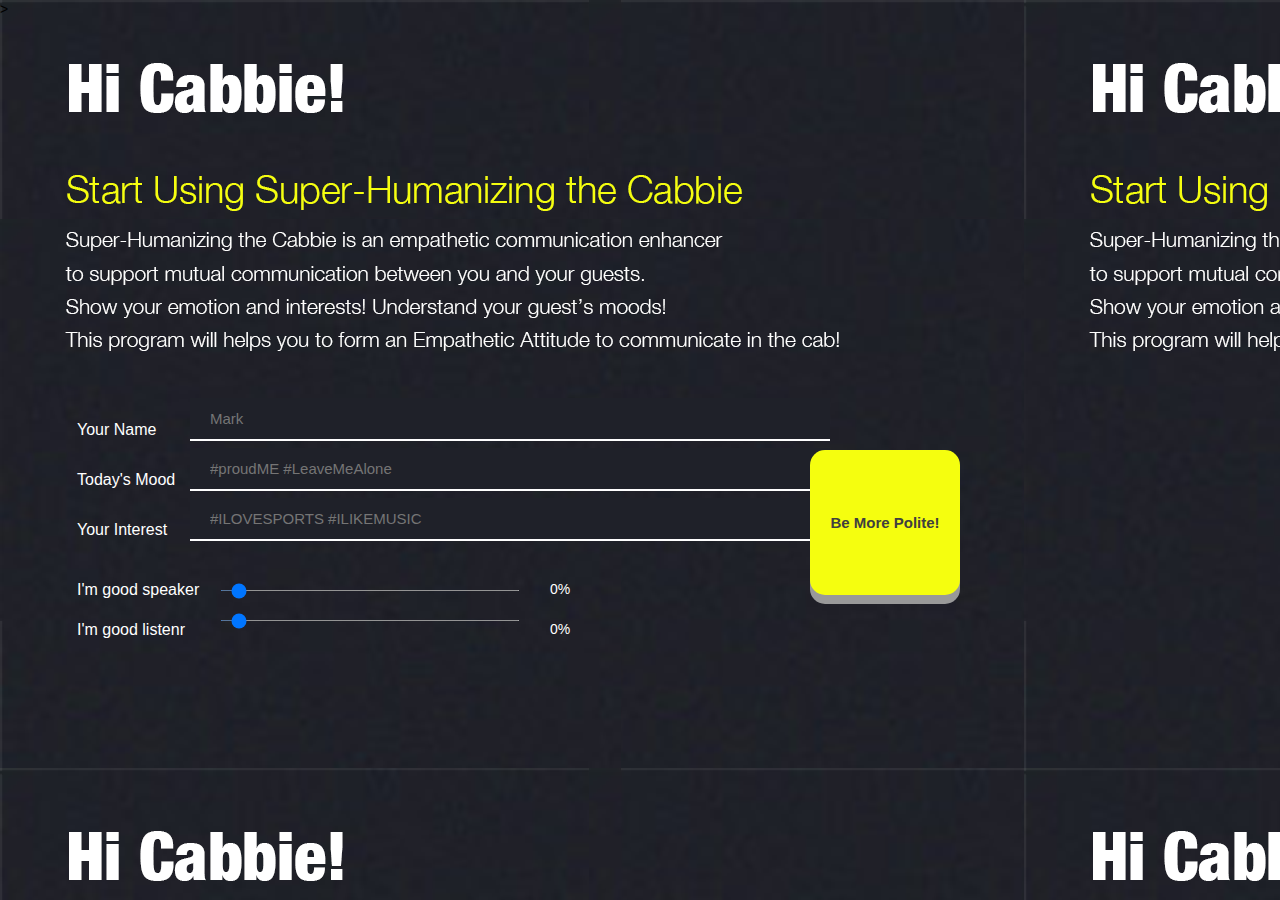
<file: ECS/index.html>
<!DOCTYPE html>
<html>
<meta charset="utf-8" name="mobile-web-app-capable" content="yes"/>
<title>Emotional Supporting System &amp; jQuery | Humanised Black Cabbie</title>
<!-- CSS stylesheets -->
<link rel="stylesheet" href="assets/css/styles0.css" />
</head>
<body background='assets/img/shbc_mainbg.png' onload="setTimeout(function() { window.scrollTo(0, 1) }, 100);">

<form action="knob.html" method="GET">>

  <label style="font-size: 16px; color:white; position: absolute; top:420px; left:77px;" for="name" >Your Name</label>
  <input style="color:white; position: absolute; top:390px; left:190px;" type="text" id="name" name="fullname" placeholder="Mark"/>

  <label style="font-size:16px; color:white; position: absolute; top:470px; left:77px;" for="mood">Today's Mood</label>
  <input style="color:white; position: absolute; top:440px; left:190px;" type="text" id="mood" name="mood" placeholder="#proudME #LeaveMeAlone"/>

  <label style="font-size: 16px; color:white; position: absolute; top:520px; left:77px;" for="interest">Your Interest</label>
  <input style="color:white; position: absolute; top:490px; left:190px;" type="text" id="interest" name="interest"placeholder="#ILOVESPORTS #ILIKEMUSIC"/>

  <label style="font-size: 16px; color:white; position: absolute; top:580px; left:77px;" for="interest">I'm good speaker </label>
  <input type="range" min="0" max="100" value="3.5" step="1" onchange="showValue(this.value)" name="range" style="position: absolute; top:590px; left:220px; width:300px; height:1px;" />
  <span id="range" style="color:white; position: absolute; top:580px; left:550px; ">0%</span>

  <label style="font-size: 16px; color:white; position: absolute; top:620px; left:77px;" for="interest">I'm good listenr</label>
  <input type="range" min="0" max="100" value="3.5" step="1" onchange="showValue1(this.value)" name="range1" style="position: absolute; top:620px; left:220px; width:300px; height:1px;" />
  <span id="range1" style="color:white; position: absolute; top:620px; left:550px; ">0%</span>

<!-- JavaScript includes -->
<script type="text/javascript">

function showValue(newValue)
{
	document.getElementById("range").innerHTML=newValue +"%";
}
function showValue1(newValue1)
{
	document.getElementById("range1").innerHTML=newValue1 +"%";
}
audio = new Audio('assets/data/01_Hi.m4a');
audio.play();
</script>
<button class="button"> <b>Be More Polite!</b></button>
</form>
<script src="http://code.jquery.com/jquery-1.7.1.min.js"></script>
<script src="assets/knobKnob/transform.js"></script>
<script src="assets/knobKnob/knobKnob.jquery.js"></script>
<script src="assets/js/script.js"></script>

</body>
</html>
</file>
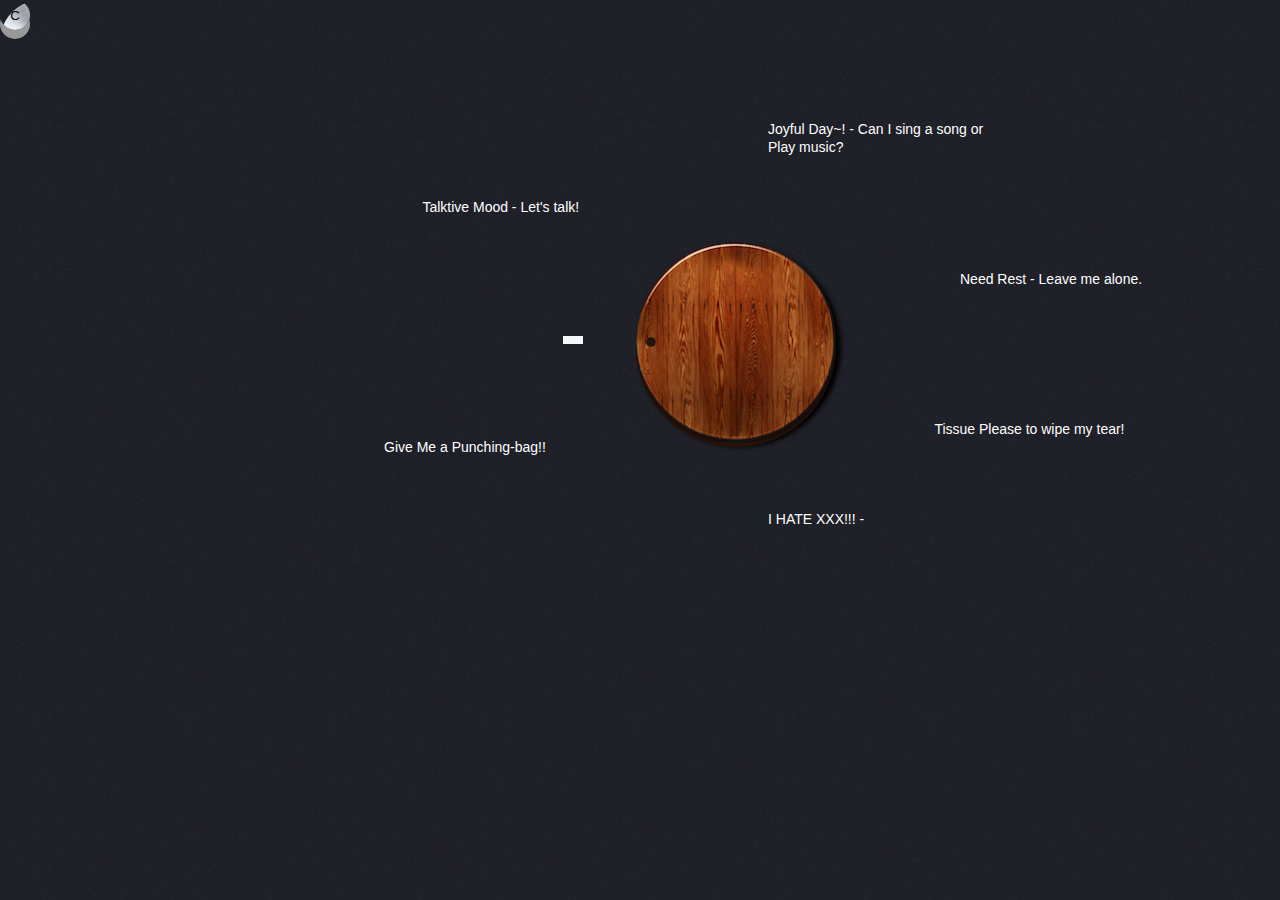
<file: ECW/index.html>
<!DOCTYPE html>
<html>
    <head>
        <meta charset="utf-8" />
        <title>Emotional Supporting System &amp; jQuery | Humanised Black Cabbie</title>

        <!-- CSS stylesheets -->
        <link rel="stylesheet" href="assets/css/styles.css" />
        <link rel="stylesheet" href="assets/knobKnob/knobKnob.css" />

        <!--[if lt IE 9]>
          <script src="http://html5shiv.googlecode.com/svn/trunk/html5.js"></script>
        <![endif]-->
    </head>

    <body>
    <button class="button">C</button>
		<section id="main">

      <div id="emtions">
        <div class="emotions01" style="color:white; position: absolute; top: 20%; left: 60%; width: 240px; height: 150px;"> Joyful Day~! - Can I sing a song or Play music?  </div>
        <div class="emotions02" style="color:white; position: absolute; top: 45%; left: 75%; width: 240px; height: 150px;"> Need Rest - Leave me alone. </div>
        <div class="emotions03" style="color:white; position: absolute; top: 70%; left: 73%; width: 240px; height: 150px;"> Tissue Please to wipe my tear! </div>
        <div class="emotions04" style="color:white; position: absolute; top: 85%; left: 60%; width: 240px; height: 150px;"> I HATE XXX!!! - </div>
        <div class="emotions05" style="color:white; position: absolute; top: 73%; left: 30%; width: 240px; height: 150px;"> Give Me a Punching-bag!!</div>
        <div class="emotions06" style="color:white; position: absolute; top: 33%; left: 33%; width: 240px; height: 150px;"> Talktive Mood - Let's talk!  </div>
        <div class="colorBar active" style="background-color: rgb(244, 248, 250); transform: rotate(0deg); top: 56%; left: 44%; "></div>
  		<div id="bars">
				<div id="control"></div>

			</div>
    </div> <!-- EMOTION-->
		</section>
<!--
        <footer>
	        <h2><i>Emotional Supporting System</i> Knob Controller  &amp; jQuery</h2>
            <a class="tzine" href="http://tutorialzine.com/2011/11/pretty-switches-css3-jquery/">Head on to <i>Tutorial<b>zine</b></i> to download this example</a>
        </footer>
-->
        <!-- JavaScript includes -->
		<script src="http://code.jquery.com/jquery-1.7.1.min.js"></script>
		<script src="assets/knobKnob/transform.js"></script>
		<script src="assets/knobKnob/knobKnob.jquery.js"></script>
		<script src="assets/js/script.js"></script>

        <!-- BSA AdPacks code. Please ignore and remove.-->
        <script src="http://cdn.tutorialzine.com/misc/adPacks/v1.js" async></script>

    </body>
</html>
</file>
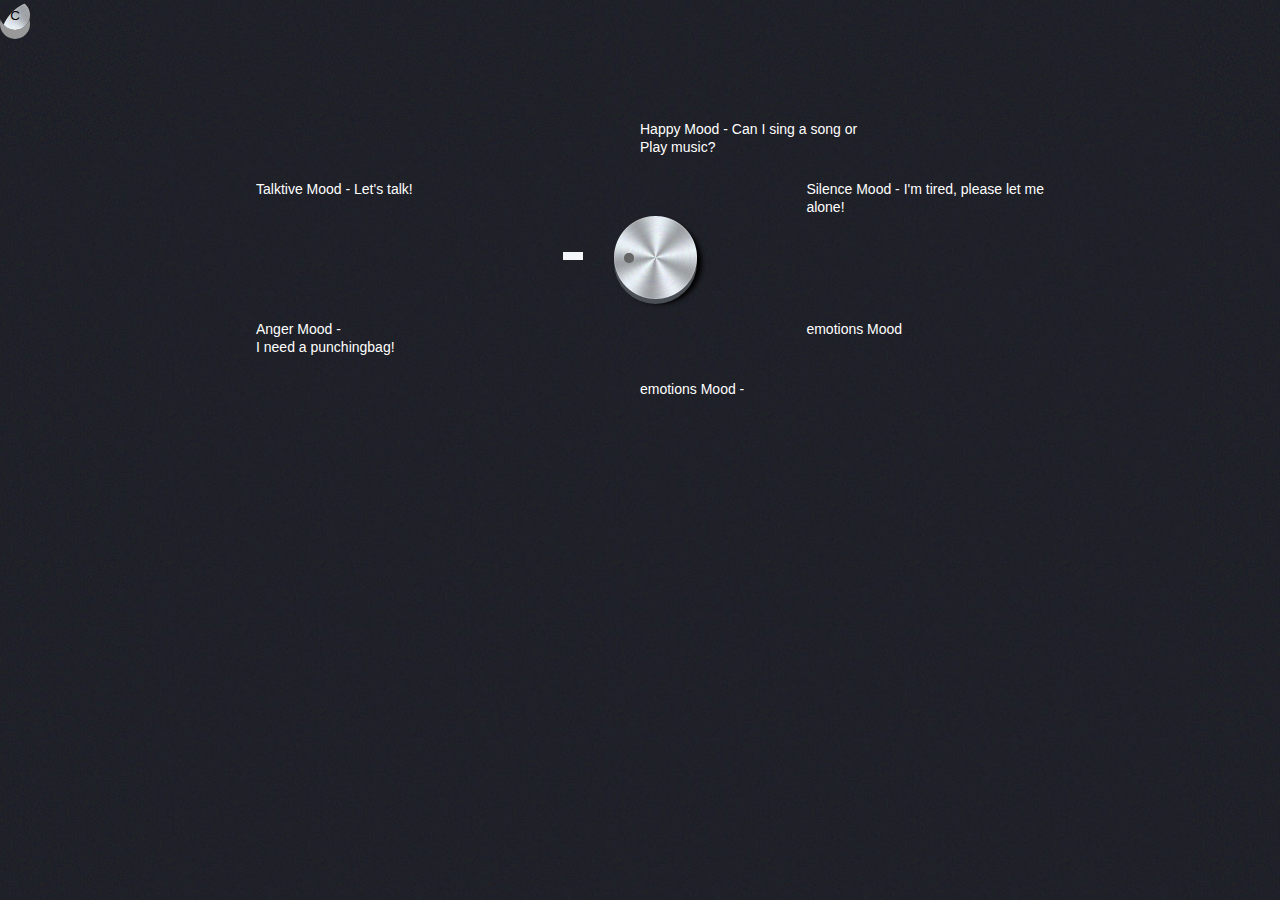
<file: Emotion Controller Silver/index.html>
<!DOCTYPE html>
<html>
    <head>
        <meta charset="utf-8" />
        <title>Emotional Supporting System &amp; jQuery | Humanised Black Cabbie</title>

        <!-- CSS stylesheets -->
        <link rel="stylesheet" href="assets/css/styles.css" />
        <link rel="stylesheet" href="assets/knobKnob/knobKnob.css" />

        <!--[if lt IE 9]>
          <script src="http://html5shiv.googlecode.com/svn/trunk/html5.js"></script>
        <![endif]-->
    </head>

    <body>
    <button class="button">C</button>
		<section id="main">

      <div id="emtions">
        <div class="emotions01" style="color:white; position: absolute; top: 30%; left: 50%; width: 240px; height: 150px;"> Happy Mood - Can I sing a song or Play music?  </div>
        <div class="emotions02" style="color:white; position: absolute; top: 45%; left: 63%; width: 240px; height: 150px;"> Silence Mood - I'm tired, please let me alone! </div>
        <div class="emotions03" style="color:white; position: absolute; top: 80%; left: 63%; width: 240px; height: 150px;"> emotions Mood </div>
        <div class="emotions04" style="color:white; position: absolute; top: 95%; left: 50%; width: 240px; height: 150px;"> emotions Mood - </div>
        <div class="emotions05" style="color:white; position: absolute; top: 80%; left: 20%; width: 240px; height: 150px;"> Anger Mood - <br>I need a punchingbag!</div>
        <div class="emotions06" style="color:white; position: absolute; top: 45%; left: 20%; width: 240px; height: 150px;"> Talktive Mood - Let's talk!  </div>
        <div class="colorBar active" style="background-color: rgb(244, 248, 250); transform: rotate(0deg); top: 63%; left: 44%; "></div>
  		<div id="bars">
				<div id="control"></div>

			</div>
    </div> <!-- EMOTION-->
		</section>
<!--
        <footer>
	        <h2><i>Emotional Supporting System</i> Knob Controller  &amp; jQuery</h2>
            <a class="tzine" href="http://tutorialzine.com/2011/11/pretty-switches-css3-jquery/">Head on to <i>Tutorial<b>zine</b></i> to download this example</a>
        </footer>
-->
        <!-- JavaScript includes -->
		<script src="http://code.jquery.com/jquery-1.7.1.min.js"></script>
		<script src="assets/knobKnob/transform.js"></script>
		<script src="assets/knobKnob/knobKnob.jquery.js"></script>
		<script src="assets/js/script.js"></script>

        <!-- BSA AdPacks code. Please ignore and remove.-->
        <script src="http://cdn.tutorialzine.com/misc/adPacks/v1.js" async></script>

    </body>
</html>
</file>
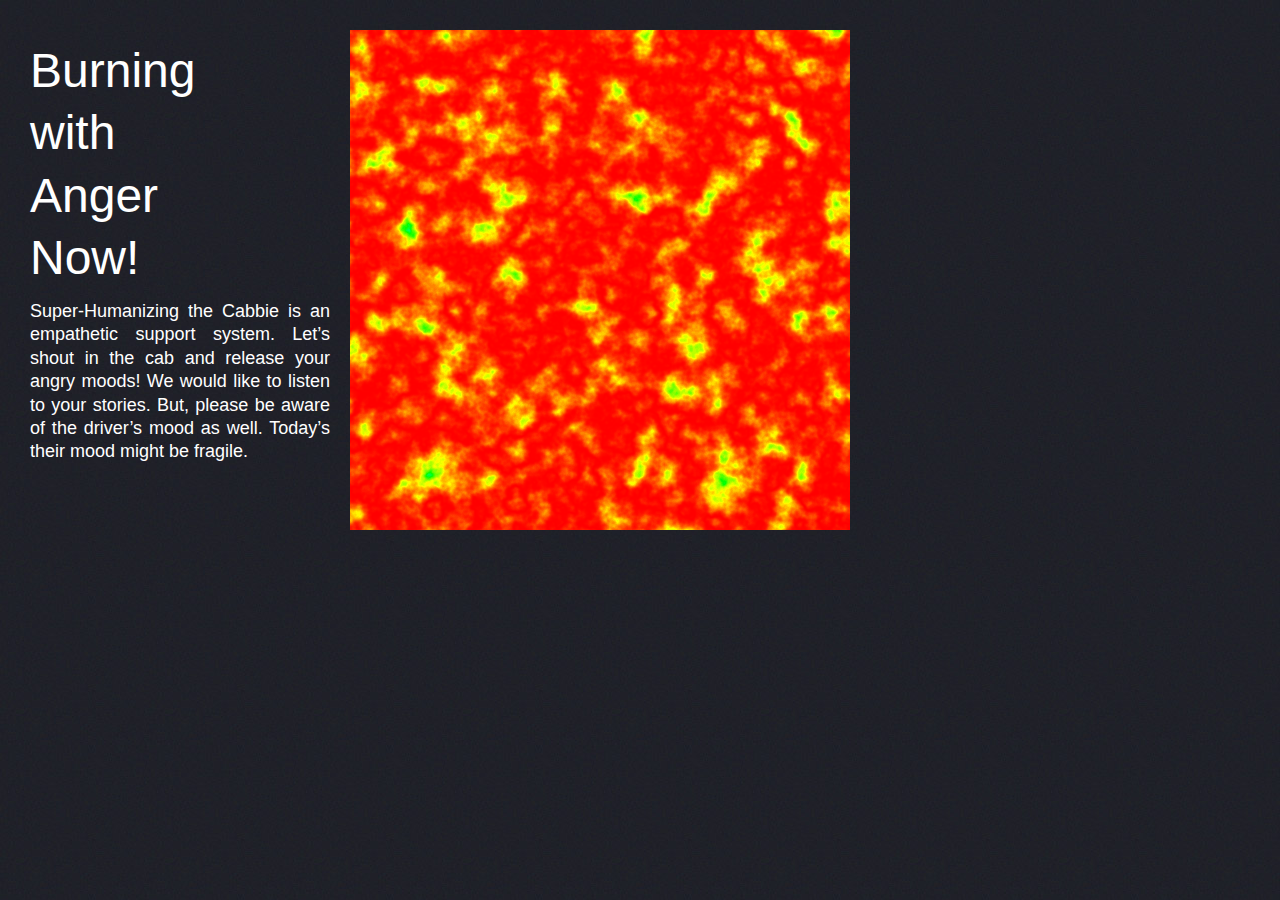
<file: ECS/Angry.html>
<!DOCTYPE html>
<html>
    <head>
        <meta charset="utf-8" />
        <title>Emotional Supporting System &amp; jQuery | Super-Humanizing the Cabbie</title>

        <!-- CSS stylesheets -->
        <link rel="stylesheet" href="assets/css/styles.css" />
    </head>
    <body>
      <script>
      audio = new Audio('assets/data/08_angry.m4a');
      audio.play();
      </script>
    <!-- <canvas data-processing-sources="Hello.pde"></canvas>-->
    <div id="InteractiveBox" style="color:white; position: absolute;top:30px; left: 350px;">
      <canvas  data-processing-sources="Angry.pde" ></canvas>
    </div>

    <div id="TextBox">
      <div class="TextBox01" style="color:white; position: absolute; top:40px; left:30px; width:200px; height:100px;">
        <font size= "10" style="bold">
        <a href="knob.html" link="white" alink="white" vlink="white">
          Burning with Anger Now!
        </a>
      </font>
    </div>
    <div class="TextBox02" style="color:white; position: absolute; top:300px; left:30px; width:300px; height:250px;">
      <p align = "justify">
        <font size= "4" style="light">
        Super-Humanizing the Cabbie is an empathetic support system. Let’s shout in the cab and release your angry moods!  We would like to listen to your stories. But, please be aware of the driver’s mood as well. Today’s their mood might be fragile.

        <br>
      </p>
    <p id="demo"></p>

    </div>
    </div>
        <!-- JavaScript includes -->
    <script src="assets/js/processing.min.js"></script>
		<script src="http://code.jquery.com/jquery-1.7.1.min.js"></script>
		<script src="assets/knobKnob/transform.js"></script>
		<script src="assets/knobKnob/knobKnob.jquery.js"></script>
		<script src="assets/js/script.js"></script>

        <!-- BSA AdPacks code. Please ignore and remove.
        <script src="http://cdn.tutorialzine.com/misc/adPacks/v1.js" async></script>
        -->
    </body>
</html>
</file>
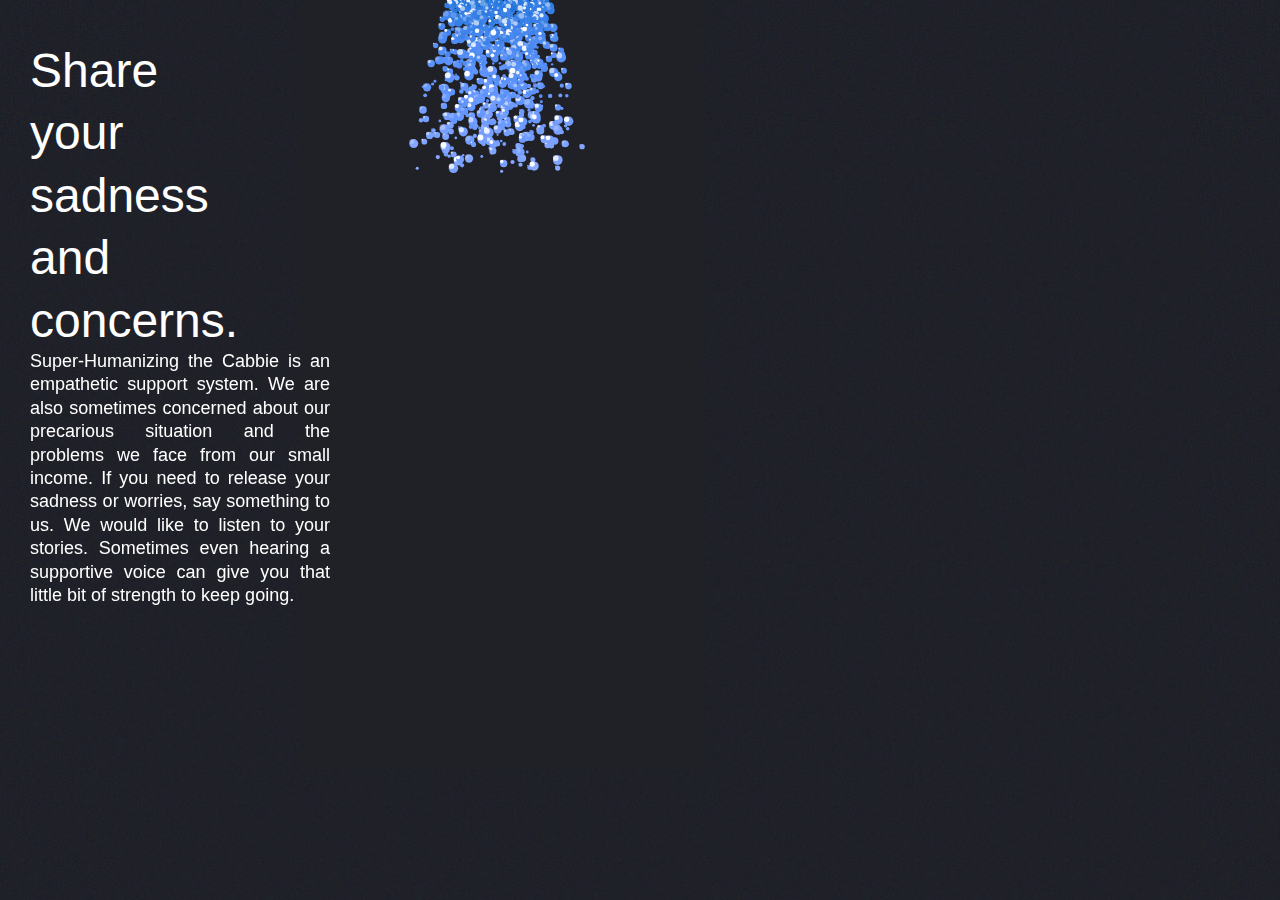
<file: ECS/CryingMode.html>
<!DOCTYPE html>
<html>
    <head>
        <meta charset="utf-8" />
        <title>Emotional Supporting System &amp; jQuery | Super-Humanizing the Cabbie</title>

        <!-- CSS stylesheets -->

        <link rel="stylesheet" href="assets/css/styles.css" />

    </head>

    <body>
      <script>
      audio = new Audio('assets/data/06_sad.m4a');
      audio.play();
      </script>
    <!-- <canvas data-processing-sources="Hello.pde"></canvas>-->
    <div id="InteractiveBox" style="color:white; position: absolute;  left:300px;">
      <canvas  data-processing-sources="Tears.pde" ></canvas>
    </div>
    <div id="TextBox">
      <div class="TextBox01" style="color:white; position: absolute; top:40px; left:30px; width:200px; height:100px;">
        <font size= "8" style="bold">
        <a href="knob.html" link="white" alink="white" vlink="white">
        Share your sadness and concerns.
        </a>
      </font>
    </div>
    <div class="TextBox02" style="color:white; position: absolute; top:350px; left:30px; width:300px; height:250px;">
      <p align = "justify">
        <font size= "4" style="light">
      Super-Humanizing the Cabbie is an empathetic support system. We are also sometimes concerned about our precarious situation and the problems we face from our small income. If you need to release your sadness or worries, say something to us. We would like to listen to your stories. Sometimes even hearing a supportive voice can give you that little bit of strength to keep going.

        <br>

    </p>
    <p id="demo"></p>

    </div>
    </div>
        <!-- JavaScript includes -->
    <script src="assets/js/processing.min.js"></script>
		<script src="http://code.jquery.com/jquery-1.7.1.min.js"></script>
		<script src="assets/knobKnob/transform.js"></script>
		<script src="assets/knobKnob/knobKnob.jquery.js"></script>
		<script src="assets/js/script.js"></script>

        <!-- BSA AdPacks code. Please ignore and remove.
        <script src="http://cdn.tutorialzine.com/misc/adPacks/v1.js" async></script>
        -->
    </body>
</html>
</file>
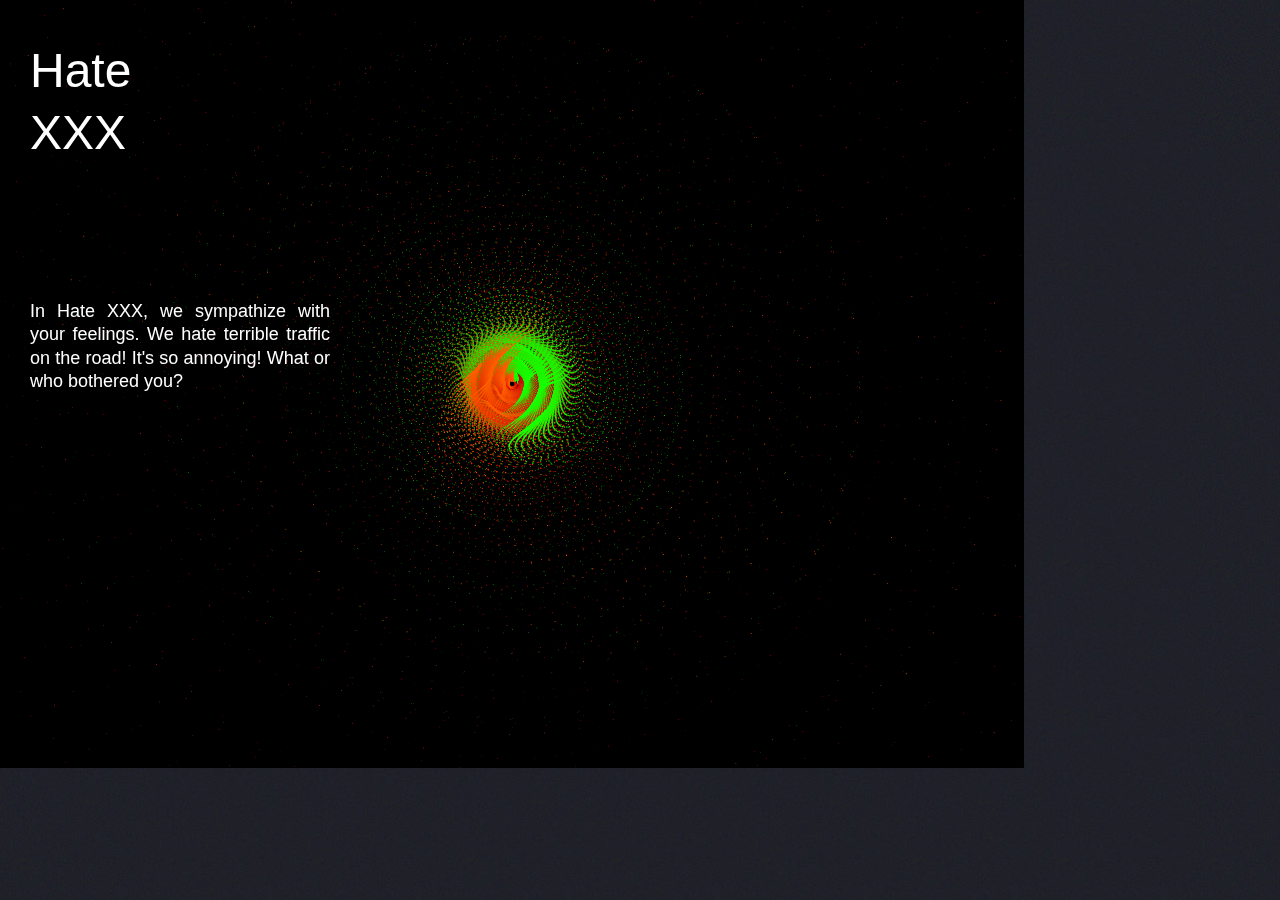
<file: ECS/HateU.html>
<!DOCTYPE html>
<html>
    <head>
        <meta charset="utf-8" />
        <title>Emotional Supporting System &amp; jQuery | Super-Humanizing the Cabbie</title>

        <!-- CSS stylesheets -->

        <link rel="stylesheet" href="assets/css/styles.css" />

    </head>

    <body>
      <script>
      audio = new Audio('assets/data/07_hate.m4a');
      audio.play();
      </script>
    <!-- <canvas data-processing-sources="Hello.pde"></canvas>-->
    <div id="InteractiveBox" style="color:white; position: absolute;">
      <canvas  data-processing-sources="HateU.pde" ></canvas>

    </div>
    <div id="TextBox">
      <div class="TextBox01" style="color:white; position: absolute; top:40px; left:30px; width:200px; height:100px;">
        <font size= "10" style="bold">
        <a href="knob.html" link="white" alink="white" vlink="white">
          Hate XXX
        </a>
      </font>
    </div>
    <div class="TextBox02" style="color:white; position: absolute; top:300px; left:30px; width:300px; height:250px;">
      <p align = "justify">
        <font size= "4" style="light">
        In Hate XXX, we sympathize with your feelings. We hate terrible traffic on the road!
It's so annoying! What or who bothered you?

        <br>

    </p>
    <p id="demo"></p>

    </div>
    </div>
        <!-- JavaScript includes -->
    <script src="assets/js/processing.min.js"></script>
		<script src="http://code.jquery.com/jquery-1.7.1.min.js"></script>
		<script src="assets/knobKnob/transform.js"></script>
		<script src="assets/knobKnob/knobKnob.jquery.js"></script>
		<script src="assets/js/script.js"></script>

        <!-- BSA AdPacks code. Please ignore and remove.
        <script src="http://cdn.tutorialzine.com/misc/adPacks/v1.js" async></script>
        -->
    </body>
</html>
</file>
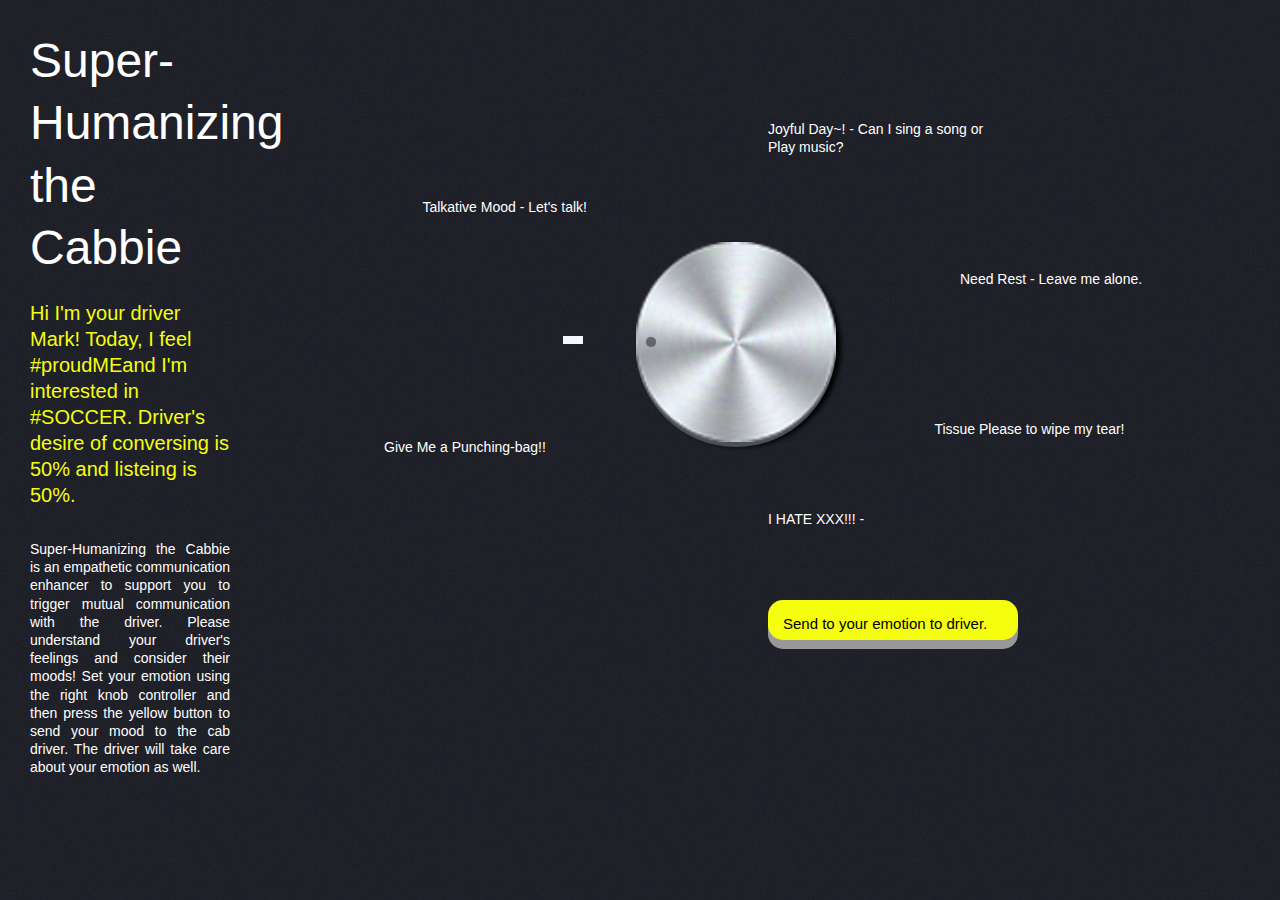
<file: ECS/knob.html>
<!DOCTYPE html>
<html>
    <head>
        <meta charset="utf-8" />
        <title>Emotional Supporting System &amp; jQuery | Super-Humanizing the Cabbie</title>

        <!-- CSS stylesheets -->
        <link rel="stylesheet" href="assets/css/styles.css" />
        <link rel="stylesheet" href="assets/knobKnob/knobKnob.css" />

        <!--[if lt IE 9]>
          <script src="http://html5shiv.googlecode.com/svn/trunk/html5.js"></script>
        <![endif]-->
    </head>

    <body onload="setTimeout(function() { window.scrollTo(0, 1) }, 100);">
    <div id="TextBox">
      <div class="TextBox01" style="color:white; position: absolute; top: 5%; left:30px; width:200px; height:100px;" >
        <font size= "10" style="bold">
          <a href="index.html" link="white" alink="white" vlink="white">
        Super-Humanizing the Cabbie
      </a>
      </font>
      </div>

      <div id="Dname" style="color:#f5fe0f; font-size:20px; position: absolute; top: 50%; left:30px; width:200px; height:20px;"> </div>
      <div id="Dmood" style="color:#f5fe0f; font-size:20px; position: absolute; top: 60%; left:30px; width:200px; height:20px;"> </div>
      <div id="Dinterest" style="color:#ffff00; font-size:20px; position: absolute; top: 70%; left:30px; width:200px; height:20px;"> </div>
      <div id="DTalkative" style="color:#ffff00; font-size:20px; position: absolute; top: 80%; left:30px; width:200px; height:20px;"> </div>
      <script>
        var parameters = location.search.substring(1).split("&");
        audio = new Audio('assets/data/02_Knob.m4a');
        audio.play();
        console.log (parameters);

         if (!parameters[0])
         {
           name = "Mark";
           mood = "#proudME";
           interest = "#SOCCER";
           range = "50";
           range1 = "50";
           console.log ("We are here!");
         }
         else {
           var temp = parameters[0].split("=");
           console.log (temp);

           if (temp[1].split("+"))
           {
             name= temp[1].split("+");
           }
            else {
              name = unescape(temp[1]);
              console.log (name);
            }
            temp = parameters[1].split("=");
            mood = unescape(temp[1]);
            temp = parameters[2].split("=");
            interest = unescape(temp[1]);
            temp = parameters[3].split("=");
            range = unescape(temp[1]);
            temp = parameters[4].split("=");
            range1 = unescape(temp[1]);
         }

          document.getElementById("Dname").innerHTML = "Hi I'm your driver " + name + "!" + " Today, I feel " + mood + "and I'm interested in " + interest + ". Driver's desire of conversing is " + range + "%" + " and listeing is " + range1 + "%.";
  </script>

    </div>
      <div class="TextBox02" style="color:white; position: absolute; top: 90%; left:30px; width:200px; height:250px;">
        <p align = "justify">
      Super-Humanizing the Cabbie is an empathetic communication enhancer to support you
to trigger mutual communication with the driver. Please understand your driver's feelings and consider their moods! Set your emotion using the right knob controller and then press the yellow button to send your mood to the cab driver. The driver will take care about your emotion as well.
      </p>
      </div>

    <button class="button" onclick="buttonFunction()"> Send to your emotion to driver.</button>
    <div id="announce"></div>
		<section id="main">
      <div id="emtions">
        <div class="emotions01" style="color:white; position: absolute; top: 20%; left: 60%; width: 240px; height: 150px;"> Joyful Day~! - Can I sing a song or Play music?  </div>
        <div class="emotions02" style="color:white; position: absolute; top: 45%; left: 75%; width: 240px; height: 150px;"> Need Rest - Leave me alone. </div>
        <div class="emotions03" style="color:white; position: absolute; top: 70%; left: 73%; width: 240px; height: 150px;"> Tissue Please to wipe my tear! </div>
        <div class="emotions04" style="color:white; position: absolute; top: 85%; left: 60%; width: 240px; height: 150px;"> I HATE XXX!!! - </div>
        <div class="emotions05" style="color:white; position: absolute; top: 73%; left: 30%; width: 240px; height: 150px;"> Give Me a Punching-bag!!</div>
        <div class="emotions06" style="color:white; position: absolute; top: 33%; left: 33%; width: 240px; height: 150px;"> Talkative Mood - Let's talk!  </div>
        <div class="colorBar active" style="background-color: rgb(244, 248, 250); transform: rotate(0deg); top: 56%; left: 44%; "></div>
  		<div id="bars">
				<div id="control"></div>
			</div>
    </div> <!-- EMOTION-->
		</section>
<!--
        <footer>
	        <h2><i>Emotional Supporting System</i> Knob Controller  &amp; jQuery</h2>
            <a class="tzine" href="http://tutorialzine.com/2011/11/pretty-switches-css3-jquery/">Head on to <i>Tutorial<b>zine</b></i> to download this example</a>
        </footer>
-->
        <!-- JavaScript includes -->
		<script src="http://code.jquery.com/jquery-1.7.1.min.js"></script>
		<script src="assets/knobKnob/transform.js"></script>
		<script src="assets/knobKnob/knobKnob.jquery.js"></script>
		<script src="assets/js/script.js"></script>

        <!-- BSA AdPacks code. Please ignore and remove.
        <script src="http://cdn.tutorialzine.com/misc/adPacks/v1.js" async></script>
        -->
    </body>
</html>
</file>
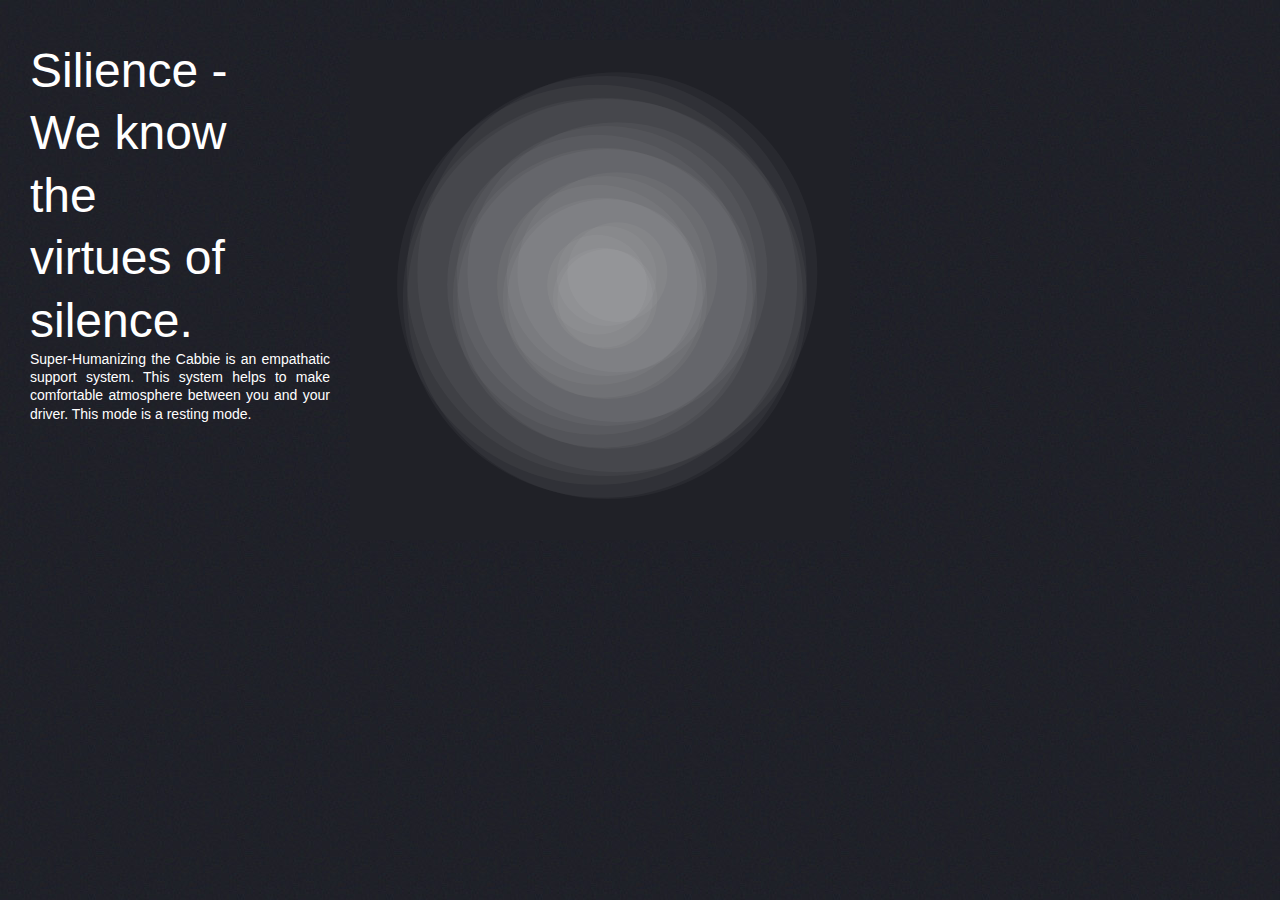
<file: ECS/Silience.html>
<!DOCTYPE html>
<html>
    <head>
        <meta charset="utf-8" />
        <title>Emotional Supporting System &amp; jQuery | Super-Humanizing the Cabbie</title>

        <!-- CSS stylesheets -->

        <link rel="stylesheet" href="assets/css/styles.css" />

    </head>

    <body>

    <!-- <canvas data-processing-sources="Hello.pde"></canvas>-->
    <div id="InteractiveBox" style= "position: absolute; top:40px; left:350px; width:500px; height:500px;">
      <canvas  data-processing-sources="Blackhole.pde" ></canvas>
    </div>
    <div id="TextBox">
      <div class="TextBox01" style="color:white; position: absolute; top:40px; left:30px; width:200px; height:100px;">
        <font size= "10" style="bold">
        <a href="knob.html" link="white" alink="white" vlink="white">
        Silience - We know the virtues of silence.
        </a>
      </font>
    </div>
    <div class="TextBox02" style="color:white; position: absolute; top:350px; left:30px; width:300px; height:250px;">
      <p align = "justify">
        Super-Humanizing the Cabbie is an empathatic support system.
        This system helps to make comfortable atmosphere between you and your driver.
        This mode is a resting mode.
    </p>
    <p id="demo"></p>

    </div>
    </div>
        <!-- JavaScript includes -->
    <script src="assets/js/processing.min.js"></script>
		<script src="http://code.jquery.com/jquery-1.7.1.min.js"></script>
		<script src="assets/knobKnob/transform.js"></script>
		<script src="assets/knobKnob/knobKnob.jquery.js"></script>
		<script src="assets/js/script.js"></script>

        <!-- BSA AdPacks code. Please ignore and remove.
        <script src="http://cdn.tutorialzine.com/misc/adPacks/v1.js" async></script>
        -->
    </body>
</html>
</file>
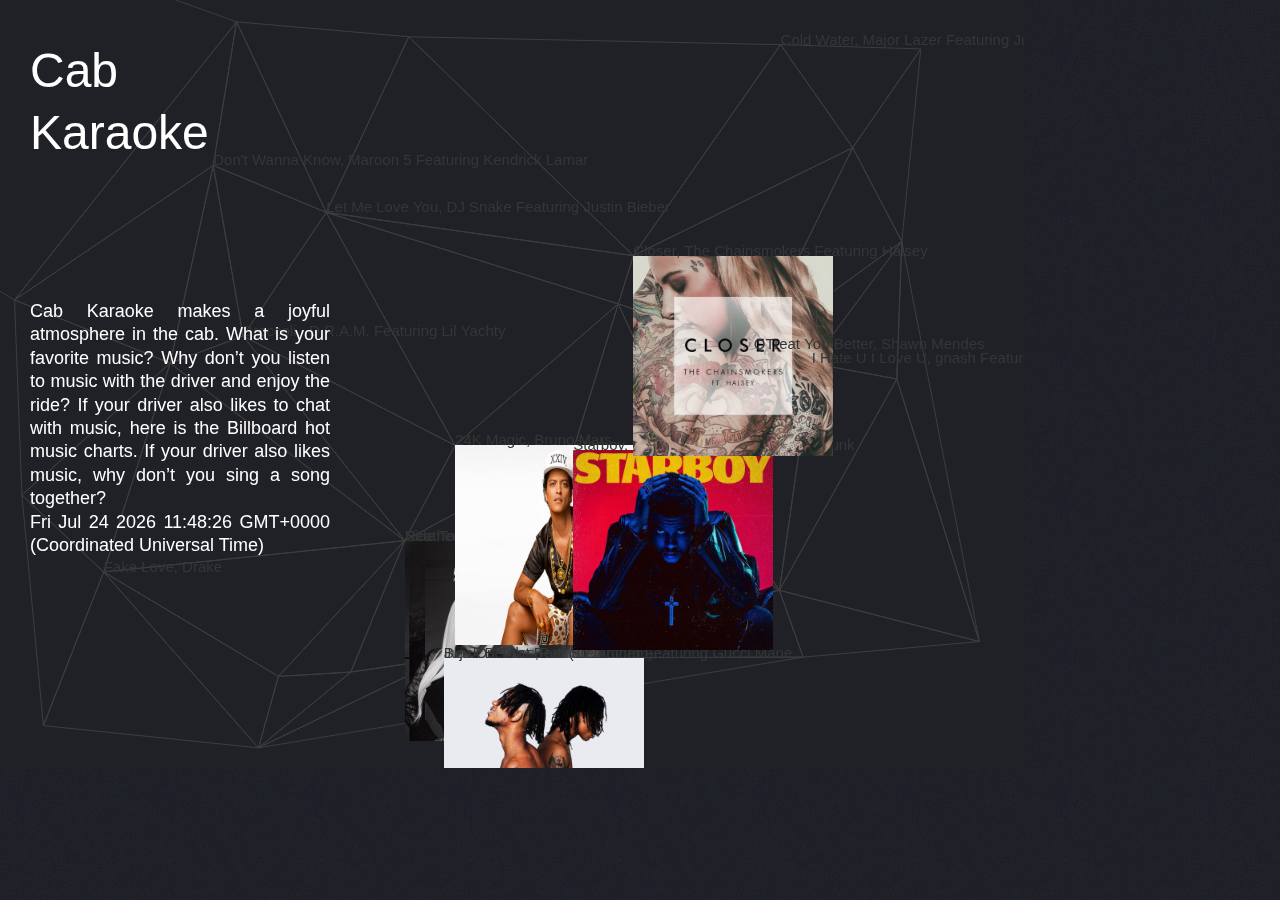
<file: ECS/SingASong.html>
<!DOCTYPE html>
<html>
    <head>
        <meta charset="utf-8" />
        <title>Emotional Supporting System &amp; jQuery | Super-Humanizing the Cabbie</title>

        <!-- CSS stylesheets -->

        <link rel="stylesheet" href="assets/css/styles.css" />

    </head>

    <body>

    <!-- <canvas data-processing-sources="Hello.pde"></canvas>-->
    <div id="InteractiveBox">
      <canvas  data-processing-sources="musicbox.pde" ></canvas>
    </div>
    <div id="TextBox">
      <div class="TextBox01" style="color:white; position: absolute; top:40px; left:30px; width:200px; height:100px;">
        <font size= "10" style="bold">
        <a href="knob.html" link="white" alink="white" vlink="white">
          Cab Karaoke
        </a>
      </font>
    </div>
    <div class="TextBox02" style="color:white; position: absolute; top:300px; left:30px; width:300px; height:250px;">
      <p align = "justify">
        <font size= "4" style="light">
      Cab Karaoke makes a joyful atmosphere in the cab.
What is your favorite music? Why don’t you listen to music with the driver and enjoy the ride?
If your driver also likes to chat with music, here is the Billboard hot music charts.
If your driver also likes music, why don’t you sing a song together?

        <br>
        <script>var today = new Date();
        document.write(today);
        audio = new Audio('assets/data/04_karaoke.m4a');
        audio.play();
        audio1 = new Audio('assets/data/bruno.m4a');
        audio1.play();
        </script>
    </p>
    <p id="demo"></p>

    </div>
    </div>
        <!-- JavaScript includes -->
    <script src="assets/js/processing.min.js"></script>
		<script src="http://code.jquery.com/jquery-1.7.1.min.js"></script>
		<script src="assets/knobKnob/transform.js"></script>
		<script src="assets/knobKnob/knobKnob.jquery.js"></script>
		<script src="assets/js/script.js"></script>

        <!-- BSA AdPacks code. Please ignore and remove.
        <script src="http://cdn.tutorialzine.com/misc/adPacks/v1.js" async></script>
        -->
    </body>
</html>
</file>
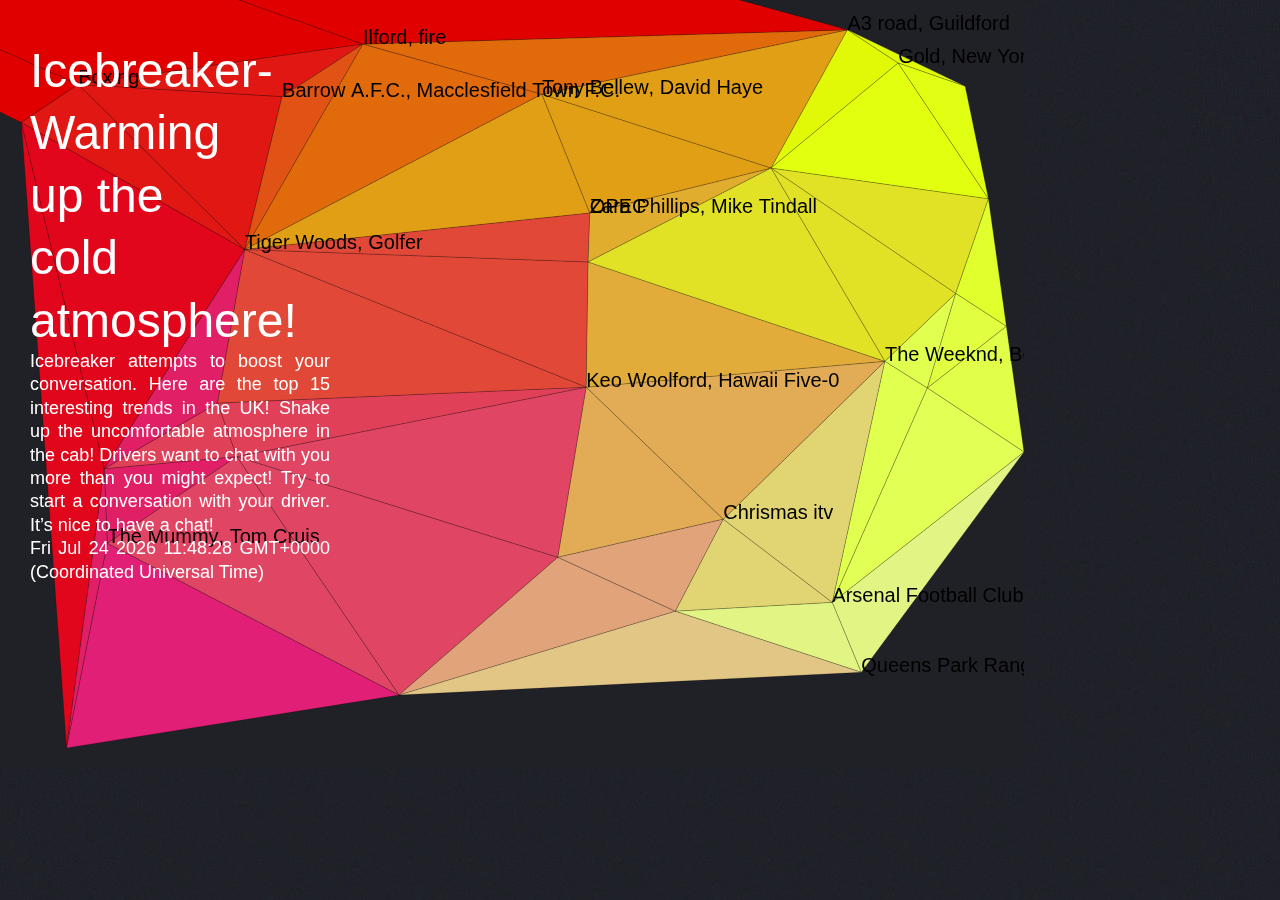
<file: ECS/Talkative.html>
<!DOCTYPE html>
<html>
    <head>
        <meta charset="utf-8" />
        <title>Emotional Supporting System &amp; jQuery | Super-Humanizing the Cabbie</title>
        <!-- CSS stylesheets -->
        <link rel="stylesheet" href="assets/css/styles.css" />
    </head>
    <body>
    <!-- <canvas data-processing-sources="Hello.pde"></canvas>-->
    <div id="InteractiveBox" style= "position: absolute;">
      <canvas  data-processing-sources="interactive_box.pde" ></canvas>
    </div>
    <div id="TextBox">
      <div class="TextBox01" style="color:white; position: absolute; top:40px; left:30px; width:200px; height:100px;">
        <font size= "10" style="bold">
        <a href="knob.html" link="white" alink="white" vlink="white">
        Icebreaker- Warming up the cold atmosphere!
        </a>
      </font>
    </div>
    <div class="TextBox02" style="color:white; position: absolute; top:350px; left:30px; width:300px; height:250px;">
      <p align = "justify">
        <font size= "4" style="bold">
        Icebreaker attempts to boost your conversation. Here are the top 15 interesting trends in the UK!
        Shake up the uncomfortable atmosphere in the cab!
        Drivers want to chat with you more than you might expect!
        Try to start a conversation with your driver.
        It’s nice to have a chat!
        <br>
        <script>var today = new Date();
        document.write(today);
        audio = new Audio('assets/data/03_Icebreaker.m4a');
        audio.play();
        </script>
    </p>
    <p id="demo"></p>

    </div>
    </div>
        <!-- JavaScript includes -->
    <script src="assets/js/processing.min.js"></script>
		<script src="http://code.jquery.com/jquery-1.7.1.min.js"></script>
		<script src="assets/knobKnob/transform.js"></script>
		<script src="assets/knobKnob/knobKnob.jquery.js"></script>
		<script src="assets/js/script.js"></script>

        <!-- BSA AdPacks code. Please ignore and remove.
        <script src="http://cdn.tutorialzine.com/misc/adPacks/v1.js" async></script>
        -->
    </body>
</html>
</file>
<file: ECW/assets/knobKnob/knobKnob.css>
/*----------------------------
	knobKnob Styles
-----------------------------*/


.knob{
	width:200px;
	height:200px;
	position:relative;
}

.knob .top{
	position:absolute;
	top:0;
	left:0;
	width:200px;
	height:200px;
	background:url('knob.png') no-repeat;
	z-index:10;
	cursor:default !important;
}

.knob .base{
	width:200px;
	height:200px;
	border-radius:50%;
	box-shadow:0 5px 0 #271209,5px 5px 5px #000;
	position:absolute;
	top:0;
	left:0;
	z-index:1;
}

.knob .top:after{
	content:'';
	width:10px;
	height:10px;
	background-color:#271209;
	position:absolute;
	top:50%;
	left:10px;
	margin-top:-5px;
	border-radius: 50%;
	cursor:default !important;
	box-shadow: 0 0 1px #5a5a5a inset;
}

.knob [draggable] {
  -moz-user-select: none;
  -webkit-user-select: none;
  user-select: none;
}
</file>
<file: Emotion Controller Silver/assets/knobKnob/knobKnob.css>
/*----------------------------
	knobKnob Styles
-----------------------------*/


.knob{
	width:83px;
	height:83px;
	position:relative;
}

.knob .top{
	position:absolute;
	top:0;
	left:0;
	width:83px;
	height:83px;
	background:url('knob.png') no-repeat;
	z-index:10;
	cursor:default !important;
}

.knob .base{
	width:83px;
	height:83px;
	border-radius:50%;
	box-shadow:0 5px 0 #4a5056,5px 5px 5px #000;
	position:absolute;
	top:0;
	left:0;
	z-index:1;
}

.knob .top:after{
	content:'';
	width:10px;
	height:10px;
	background-color:#666;
	position:absolute;
	top:50%;
	left:10px;
	margin-top:-5px;
	border-radius: 50%;
	cursor:default !important;
	box-shadow: 0 0 1px #5a5a5a inset;
}

.knob [draggable] {
  -moz-user-select: none;
  -webkit-user-select: none;
  user-select: none;
}
</file>
<file: ECS/assets/knobKnob/knobKnob.css>
/*----------------------------
	knobKnob Styles
-----------------------------*/


.knob{
	width:200px;
	height:200px;
	position:relative;
}

.knob .top{
	position:absolute;
	top:0;
	left:0;
	width:200px;
	height:200px;
	background:url('knob.png') no-repeat;
	z-index:10;
	cursor:default !important;
}

.knob .base{
	width:200px;
	height:200px;
	border-radius:50%;
	box-shadow:0 5px 0 #4a5056,5px 5px 5px #000;
	position:absolute;
	top:0;
	left:0;
	z-index:1;
}

.knob .top:after{
	content:'';
	width:10px;
	height:10px;
	background-color:#666;
	position:absolute;
	top:50%;
	left:10px;
	margin-top:-5px;
	border-radius: 50%;
	cursor:default !important;
	box-shadow: 0 0 1px #5a5a5a inset;
}

.knob [draggable] {
  -moz-user-select: none;
  -webkit-user-select: none;
  user-select: none;
}
</file>
<file: ECS/assets/css/styles0.css>
/*-------------------------
	Simple reset
--------------------------*/


*{
	margin:0;
	padding:0;
}


/*-------------------------
	General Styles
--------------------------*/


html{
	position:relative;
}

body{
	font:14px/1.3 'Segoe UI',Arial, sans-serif;
}

a, a:visited {
	text-decoration:none;
	outline:none;
	color:#54a6de;
}

a:hover{
	text-decoration:underline;
}

section, footer{
	display: block;
}

input[type=text] {

		width: 50%;
    padding: 12px 20px;
    margin: 8px 0;
    box-sizing: border-box;
    border: none;
    border-bottom: 2px solid #fefefe;
		background-color: #1f2129;
		color: #40403f;
		font-size: 15px;
}

#main{
	width:500px;
	height:400px;
	margin:0 auto;
	padding-top:200px;
}
/*--------------------------
	Button
	------------------------*/
	.button {
		display: inline-block;
		position:absolute;
		top:450px;
		left:810px;
		width:150px;
		height:145px;
		z-index:10;
		cursor:default !important;
		border: none;
		box-shadow: 0 9px #999;
		padding: 15px 15px;
 		font-size: 15px;
	 	cursor: pointer;
	 	text-align: center;
	 	text-decoration: none;
	 	outline: none;
	 	color: #40403f;
	 	background-color: #f5fe0f;
	 	border: none;
	 	border-radius: 15px;
	}

	.button:hover {background-color: #f5fe0f}

	.button:active {
	  background-color: #f5fe0f;
	  box-shadow: 0 5px #666;
	  transform: translateY(4px);
	}

/*----------------------------
	Color Bars
-----------------------------*/


#bars{
	height: 330px;
	margin: 0 auto;
	position: relative;
	width: 340px;
	top:40%;
	left:40%;
	margin:-45px 0 0 -45px;
}

#control{
	width:220px;
	height:220px;
	position:absolute;
	top:40%;
	left:40%;
	margin:-45px 0 0 -45px;
}

.colorBar{
	width:20px;
	height:8px;
	position:absolute;
	opacity:0;
	-moz-transition:0.3s;
	-webkit-transition:0.3s;
	-o-transition:0.3s;
	transition:0.3s;
}

.colorBar.active{
	opacity:1;
}


/*----------------------------
	The Footer
-----------------------------*/


footer{
	background-color: #111111;
	bottom: 0;
	box-shadow: 0 -1px 2px #111111;
	height: 45px;
	left: 0;
	position: fixed;
	width: 100%;
	z-index: 100000;
}

footer h2{
	color: #EEEEEE;
	font-size: 14px;
	font-weight: normal;
	left: 50%;
	margin-left: -400px;
	padding: 13px 0 0;
	position: absolute;
	width: 540px;
}

footer h2 i{
	font-style:normal;
	color:#888;
}

footer a.tzine,a.tzine:visited{
	color: #999999;
	font-size: 12px;
	left: 50%;
	margin: 16px 0 0 110px;
	position: absolute;
	text-decoration: none;
	top: 0;
}

footer a i{
	color:#ccc;
	font-style: normal;
}

footer a i b{
	color:#c92020;
	font-weight: normal;
}
</file>
<file: ECW/assets/css/styles.css>
/*-------------------------
	Simple reset
--------------------------*/


*{
	margin:0;
	padding:0;
}


/*-------------------------
	General Styles
--------------------------*/


html{
	background:url('../img/bg.jpg') #1f2129;
	position:relative;
}

body{
	font:14px/1.3 'Segoe UI',Arial, sans-serif;
}

a, a:visited {
	text-decoration:none;
	outline:none;
	color:#54a6de;
}

a:hover{
	text-decoration:underline;
}

section, footer{
	display: block;
}

#main{
	width:500px;
	height:400px;
	margin:0 auto;
	padding-top:200px;
}
/*--------------------------
	Button
	------------------------*/
	.button {
		position:absolute;
		top:0;
		left:0;
		width:30px;
		height:30px;
		background:url('knob.png') no-repeat;
		z-index:10;
		cursor:default !important;
		border: none;
		border-radius: 50%;
		box-shadow: 0 9px #999;
	}

	.button:hover {background-color: #4a5056}

	.button:active {
	  background-color: #3e8e41;
	  box-shadow: 0 5px #666;
	  transform: translateY(4px);
	}

/*----------------------------
	Color Bars
-----------------------------*/


#bars{
	height: 330px;
	margin: 0 auto;
	position: relative;
	width: 340px;
	top:40%;
	left:40%;
	margin:-45px 0 0 -45px;
}

#control{
	width:220px;
	height:220px;
	position:absolute;
	top:40%;
	left:40%;
	margin:-45px 0 0 -45px;
}

.colorBar{
	width:20px;
	height:8px;
	position:absolute;
	opacity:0;
	-moz-transition:0.3s;
	-webkit-transition:0.3s;
	-o-transition:0.3s;
	transition:0.3s;
}

.colorBar.active{
	opacity:1;
}


/*----------------------------
	The Footer
-----------------------------*/


footer{
	background-color: #111111;
	bottom: 0;
	box-shadow: 0 -1px 2px #111111;
	height: 45px;
	left: 0;
	position: fixed;
	width: 100%;
	z-index: 100000;
}

footer h2{
	color: #EEEEEE;
	font-size: 14px;
	font-weight: normal;
	left: 50%;
	margin-left: -400px;
	padding: 13px 0 0;
	position: absolute;
	width: 540px;
}

footer h2 i{
	font-style:normal;
	color:#888;
}

footer a.tzine,a.tzine:visited{
	color: #999999;
	font-size: 12px;
	left: 50%;
	margin: 16px 0 0 110px;
	position: absolute;
	text-decoration: none;
	top: 0;
}

footer a i{
	color:#ccc;
	font-style: normal;
}

footer a i b{
	color:#c92020;
	font-weight: normal;
}
</file>
<file: Emotion Controller Silver/assets/css/styles.css>
/*-------------------------
	Simple reset
--------------------------*/


*{
	margin:0;
	padding:0;
}


/*-------------------------
	General Styles
--------------------------*/


html{
	background:url('../img/bg.jpg') #1f2129;
	position:relative;
}

body{
	font:14px/1.3 'Segoe UI',Arial, sans-serif;
}

a, a:visited {
	text-decoration:none;
	outline:none;
	color:#54a6de;
}

a:hover{
	text-decoration:underline;
}

section, footer{
	display: block;
}

#main{
	width:500px;
	height:200px;
	margin:0 auto;
	padding-top:200px;
}
/*--------------------------
	Button
	------------------------*/
	.button {
		position:absolute;
		top:0;
		left:0;
		width:30px;
		height:30px;
		background:url('knob.png') no-repeat;
		z-index:10;
		cursor:default !important;
		border: none;
		border-radius: 50%;
		box-shadow: 0 9px #999;
	}

	.button:hover {background-color: #4a5056}

	.button:active {
	  background-color: #3e8e41;
	  box-shadow: 0 5px #666;
	  transform: translateY(4px);
	}

/*----------------------------
	Color Bars
-----------------------------*/


#bars{
	height: 212px;
	margin: 0 auto;
	position: relative;
	width: 228px;
	top:40%;
	left:40%;
	margin:-45px 0 0 -45px;
}

#control{
	width:90px;
	height:90px;
	position:absolute;
	top:50%;
	left:50%;
	margin:-45px 0 0 -45px;
}

.colorBar{
	width:20px;
	height:8px;
	position:absolute;
	opacity:0;
	-moz-transition:0.3s;
	-webkit-transition:0.3s;
	-o-transition:0.3s;
	transition:0.3s;
}

.colorBar.active{
	opacity:1;
}


/*----------------------------
	The Footer
-----------------------------*/


footer{
	background-color: #111111;
	bottom: 0;
	box-shadow: 0 -1px 2px #111111;
	height: 45px;
	left: 0;
	position: fixed;
	width: 100%;
	z-index: 100000;
}

footer h2{
	color: #EEEEEE;
	font-size: 14px;
	font-weight: normal;
	left: 50%;
	margin-left: -400px;
	padding: 13px 0 0;
	position: absolute;
	width: 540px;
}

footer h2 i{
	font-style:normal;
	color:#888;
}

footer a.tzine,a.tzine:visited{
	color: #999999;
	font-size: 12px;
	left: 50%;
	margin: 16px 0 0 110px;
	position: absolute;
	text-decoration: none;
	top: 0;
}

footer a i{
	color:#ccc;
	font-style: normal;
}

footer a i b{
	color:#c92020;
	font-weight: normal;
}
</file>
<file: ECS/assets/css/styles.css>
/*-------------------------
	Simple reset
--------------------------*/


*{
	margin:0;
	padding:0;
}


/*-------------------------
	General Styles
--------------------------*/


html{
	background:url('../img/bg.jpg') #1f2129;
	position:relative;
}

body{
	font:14px/1.3 'Segoe UI',Arial, sans-serif;
}

a, a:visited {
	text-decoration:none;
	outline:none;
	color:#fff;
}

a:hover{
	text-decoration:underline;
}

section, footer{
	display: block;
}

#main{
	width:500px;
	height:400px;
	margin:0 auto;
	padding-top:200px;
}
/*--------------------------
	Button
	------------------------*/
	.button {
		display: inline-block;
		position:absolute;
		top:100%;
		left:60%;
		width:250px;
		height:40px;
		z-index:10;
		cursor:default !important;
		border: none;
		box-shadow: 0 9px #999;
		padding: 15px 15px;
 		font-size: 15px;
	 	cursor: pointer;
	 	text-align: left;
	 	text-decoration: none;
	 	outline: none;
	 	color: #000;
	 	background-color: #f5fe0f;
	 	border: none;
	 	border-radius: 15px;
	}

	.button:hover {background-color: #f5fe0f}

	.button:active {
	  background-color: #2e3004;
	  box-shadow: 0 5px #666;
	  transform: translateY(4px);
	}

/*----------------------------
	Color Bars
-----------------------------*/


#bars{
	height: 330px;
	margin: 0 auto;
	position: relative;
	width: 340px;
	top:40%;
	left:40%;
	margin:-45px 0 0 -45px;
}

#control{
	width:220px;
	height:220px;
	position:absolute;
	top:40%;
	left:40%;
	margin:-45px 0 0 -45px;
}

.colorBar{
	width:20px;
	height:8px;
	position:absolute;
	opacity:0;
	-moz-transition:0.3s;
	-webkit-transition:0.3s;
	-o-transition:0.3s;
	transition:0.3s;
}

.colorBar.active{
	opacity:1;
}


/*----------------------------
	The Footer
-----------------------------*/


footer{
	background-color: #111111;
	bottom: 0;
	box-shadow: 0 -1px 2px #111111;
	height: 45px;
	left: 0;
	position: fixed;
	width: 100%;
	z-index: 100000;
}

footer h2{
	color: #EEEEEE;
	font-size: 14px;
	font-weight: normal;
	left: 50%;
	margin-left: -400px;
	padding: 13px 0 0;
	position: absolute;
	width: 540px;
}

footer h2 i{
	font-style:normal;
	color:#888;
}

footer a.tzine,a.tzine:visited{
	color: #999999;
	font-size: 12px;
	left: 50%;
	margin: 16px 0 0 110px;
	position: absolute;
	text-decoration: none;
	top: 0;
}

footer a i{
	color:#ccc;
	font-style: normal;
}

footer a i b{
	color:#c92020;
	font-weight: normal;
}
</file>
